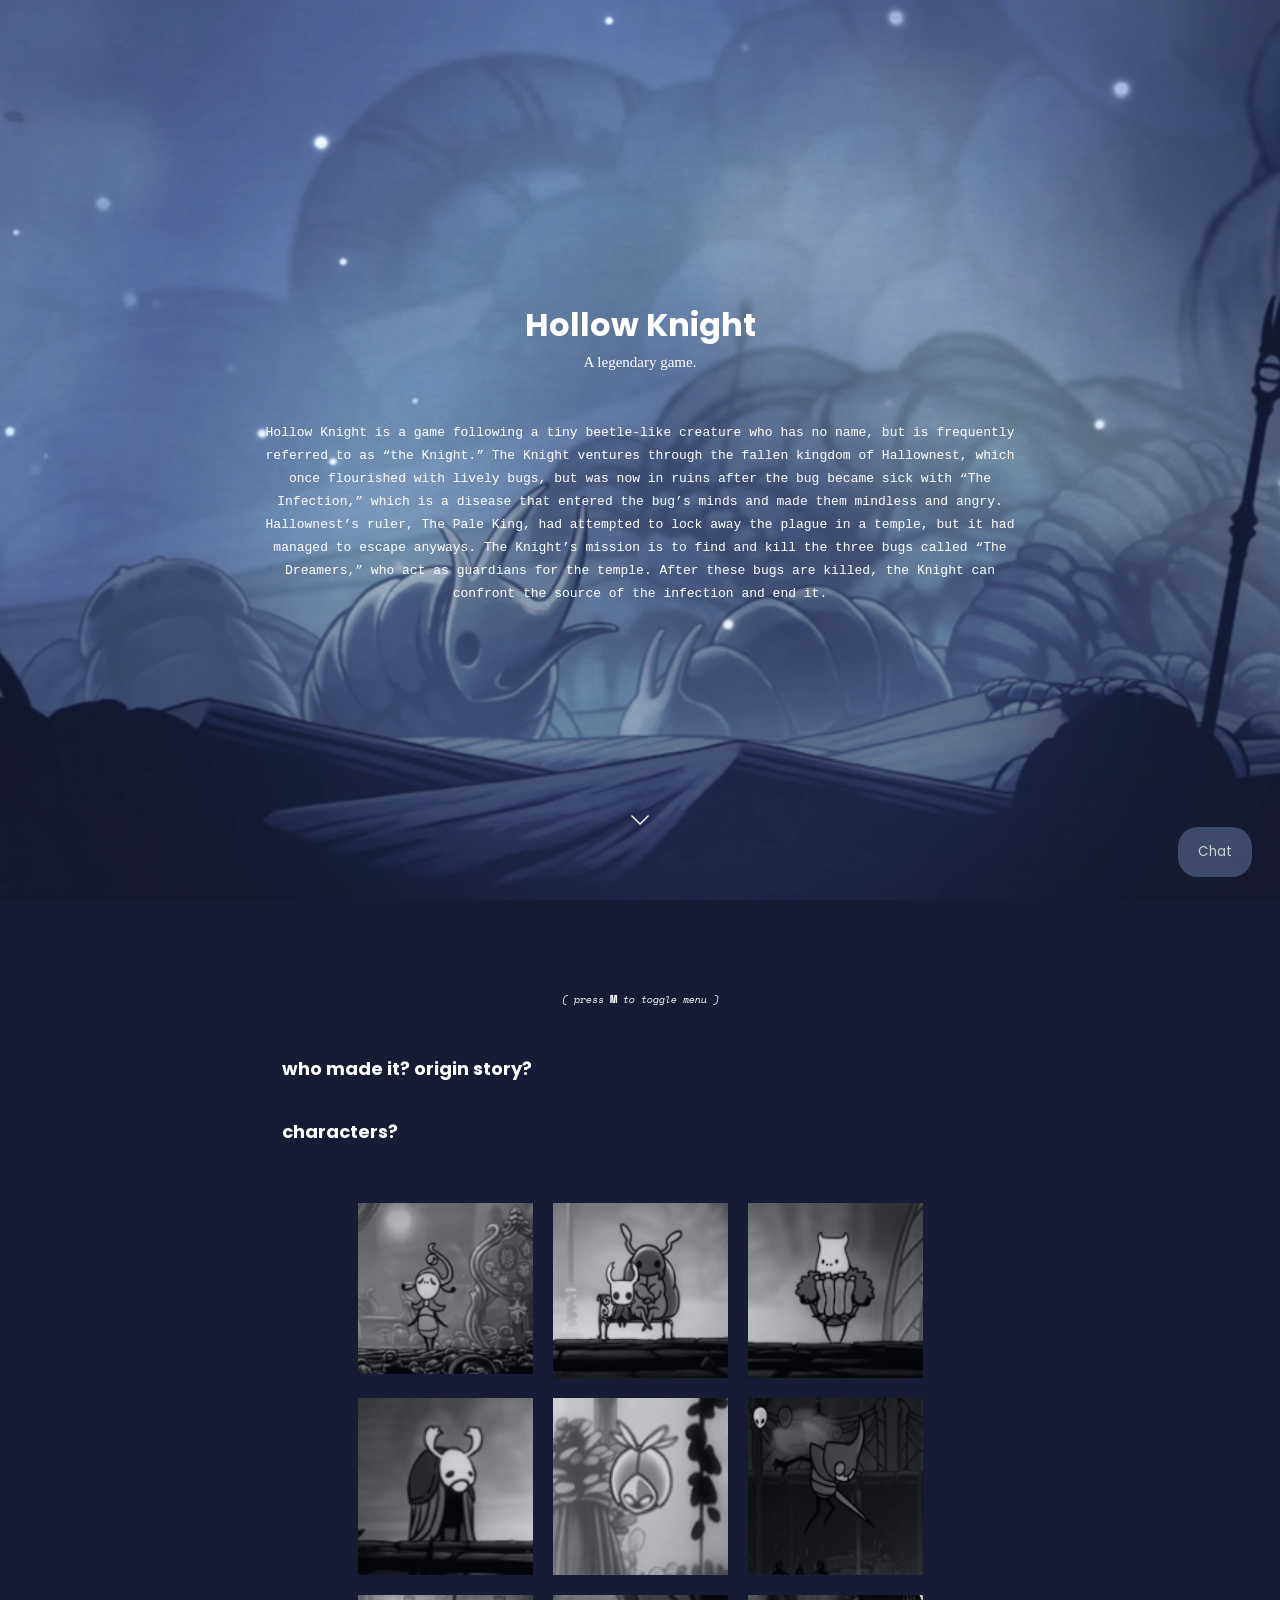
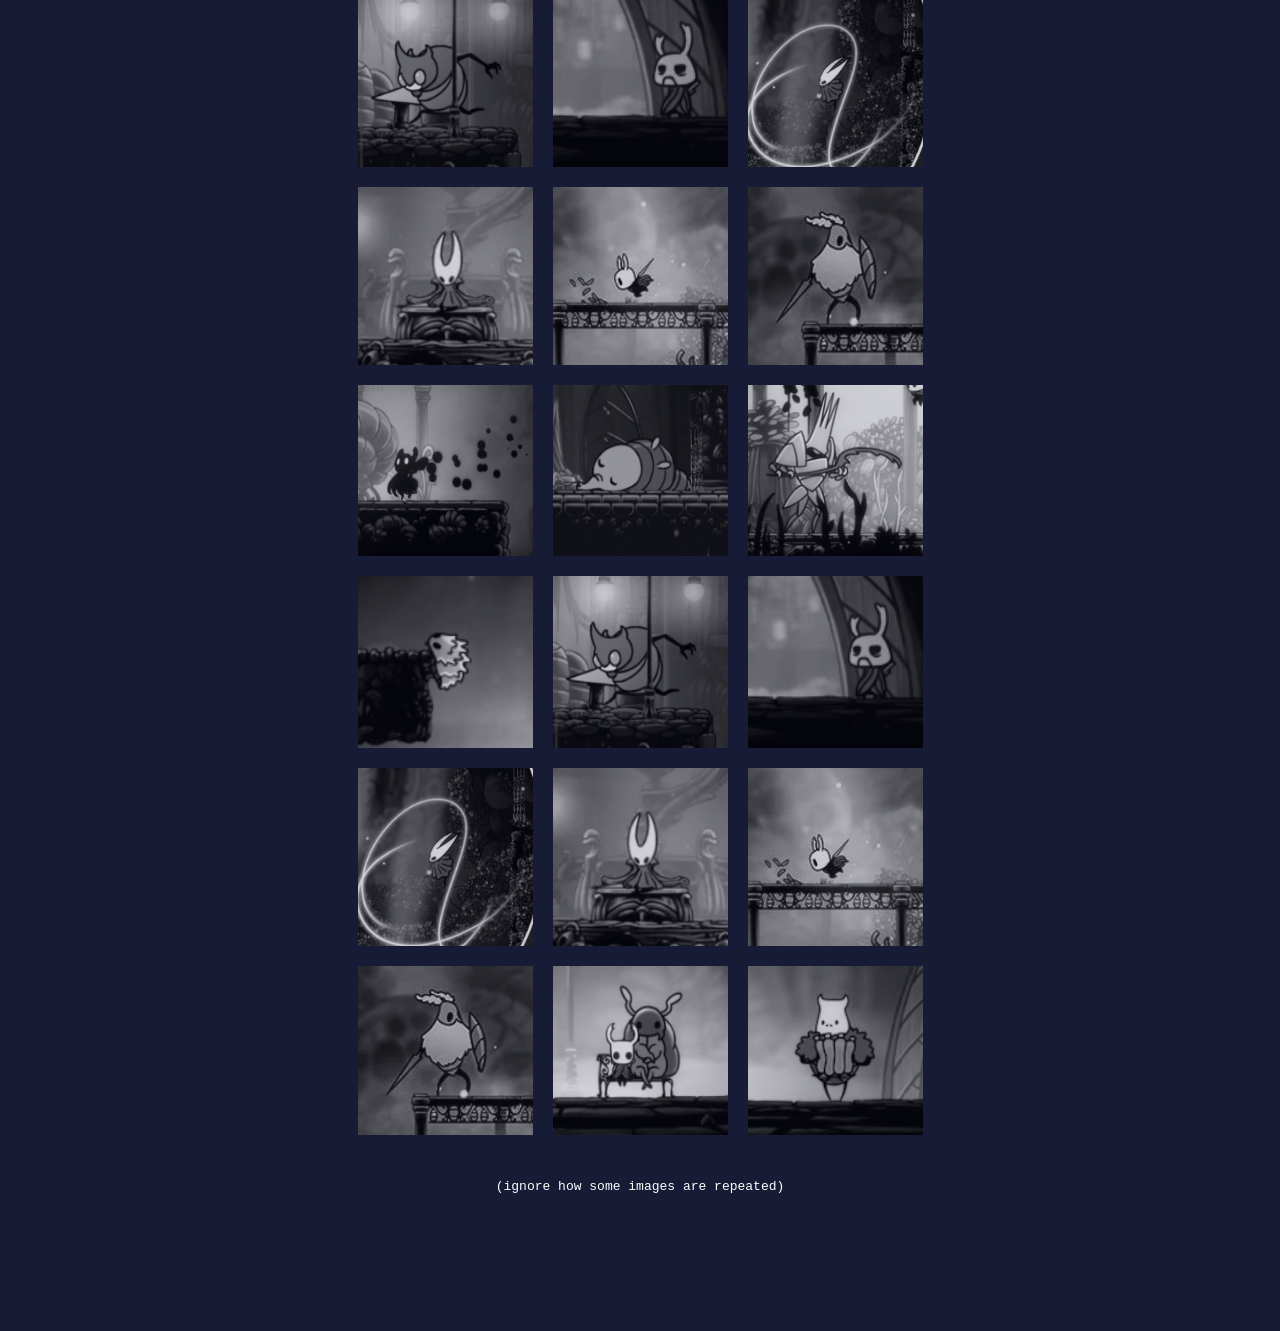
<file: index.html>
<!DOCTYPE html>
<html style="
    --text: white;
    --text-two: #d3e2f6;
    --content-bg: #171b35;

    --intro-bg: url(./image/picture1-11.png);
"> 
<html>
  <head>
    <title>Hollow Knight</title>
    <link rel="stylesheet" href="./styles.css">
    <link rel="stylesheet" href="./pages/nav-bar.css">
    <style>
      /* styles specific for the images at the bottom */
      .img-grid {
        margin-top: 30px;
        display: flex;
        flex-wrap: wrap;
        justify-content: center;
      }
      .img-grid img {
        width: 175px;
        padding: 10px;
        filter: grayscale(100%); 
        opacity: 0.8;
        transition: 0.2s;
      }
      .img-grid img:hover {
        transform: scale(1.23);
        opacity: 1;
        filter: grayscale(0%);
      }
    </style>
  </head>
  <body>
    <div class="sidebar-container">
      <img class="sidebar-tab" src="./image/down-arrow.png" alt="an arrow pointing down">
      <div class="sidebar">
        <a href="https://www.amazon.com/Collectible-Figurine-Dashboard-Ornament-Enthusiasts/dp/B0G4PYX14M/ref=sr_1_4?crid=39XJYCRXN0AR8&dib=eyJ2IjoiMSJ9.[base64].gTM-_yRxUqaTl7H5skZaS04bZxBdgSI-R4vNElIzinA&dib_tag=se&keywords=hollow%2Bknight&qid=1776353691&sprefix=hollow%2Bknight%2Caps%2C181&sr=8-4&th=1" rel="noreferrer noopener"><img class="border-top" src="./image/fancy-border-1.png" alt="top border"></a>
        <div class="links">
          <a href="./index.html"><span class="decoration">' * - .</span> Home <span class="decoration">. - * '</span></a>
          <a href="./pages/team-info.html"><span class="decoration">' * - .</span> Team Info <span class="decoration">. - * '</span></a>
          <a href="./pages/characters.html"><span class="decoration">' * - .</span> Characters <span class="decoration">. - * '</span></a>
          <a href="./pages/places.html"><span class="decoration">' * - .</span> Places <span class="decoration">. - * '</span></a>
          <a href="./pages/knight.html"><span class="decoration">' * - .</span> The Knight <span class="decoration">. - * '</span></a>
        </div>
        <img class="border-bottom" src="./image/fancy-border-1.png" alt="bottom border">
      </div>
    </div>

    <div class="bg-container"></div>
    
    <div class="intro">
      <h1 class="title">Hollow Knight</h1>
      <h6 class="subtitle">A legendary game.</h6>
      <p>Hollow Knight is a game following a tiny beetle-like creature who has no name, but is frequently referred to as “the Knight.” The Knight ventures through the fallen kingdom of Hallownest, which once flourished with lively bugs, but was now in ruins after the bug became sick with “The Infection,” which is a disease that entered the bug’s minds and made them mindless and angry. Hallownest’s ruler, The Pale King, had attempted to lock away the plague in a temple, but it had managed to escape anyways. The Knight’s mission is to find and kill the three bugs called “The Dreamers,” who act as guardians for the temple. After these bugs are killed, the Knight can confront the source of the infection and end it.
      </p>
      
      <img class="scroll-arrow" src="./image/down-arrow.png" alt="arrow pointing down" width="20px">
    </div>



    <div class="main">
      <em style="font-family: 'space mono'; display: block; font-weight: 100; text-align: center; position: relative; top: -30px; font-size: 10px;">( press <strong style="font-style: normal; font-size: 12px;">M</strong> to toggle menu )</em>

      <div class="section one">
        <h3 class="accordion"><span class="dash">/</span> who made it? origin story?</h6>
        <p class="panel">Hollow Knight was created by Team Cherry, a small Australian indie studio founded by Ari Gibson and William Pellen, originating from a 2013 "Ludum Dare" game jam theme, "Beneath the Surface". Originally conceived as a smaller game called Hungry Knight, the project grew into a sprawling 2D "Metroidvania" funded by a successful 2014 Kickstarter, officially launching in February 2017. This fascinating game tells the story of a ruined kingdom, Hallownest, plagued by a mental infection caused by an ancient god, the Radiance. To save his kingdom, the Pale King created Vessels—children born of Void and raised in the Abyss—to contain the plague. The chosen "Hollow Knight" failed to hold the infection due to an instilled emotional weakness, leading to the game's events. </p>
      </div>

      <div class="section two">
        <h3 class="accordion"><span class="dash">/</span> characters?</h6>
        <div class="panel"><p>Well, obviously, there’s the Knight. There’s also The Dreamers, Hornet, and numerous other creatures found in the game, such as the False Knight, the Mantis Lords, etc. Hornet is the protector of Hallownest and daughter of Herrah and the Pale King. She guides and challenges the Knight, seeking a better way to save the kingdom. Quirrel is a curious traveler associated with Monomon the Teacher. He assists the Knight in exploring Hallownest. Elderbug is the friendly, nostalgic first NPC in Dirtmouth who provides advice. Cornifer and Iselda are cartographers who map the dangerous areas, providing essential guidance. Zote the Mighty is a delusional, arrogant character who claims to be a great warrior but is weak and comedic. He's not very mighty.
        <strong><br>Aqui tenemos un list nice que summarizado todo de esto. </strong>
        <ul>
          <li>the knight</li>
          <li>the pale king</li>
          <li>the dreamers</li>
          <li>hornet</li>
          <li>the false knight</li>
          <li>the mantis lords</li>
          <li>herrah</li>
          <li>quirrel</li>
          <li>elderbug</li>
          <li>cornifer and iselda</li>
          <li>zote the mighty</li>
        </ul>  
        </p></div>
      </div>

      <div class="img-grid">
        <a href="https://www.youtube.com/watch?v=G1atkq4C1KU"><img src="./image/ascended.PNG" alt="ascended bug"></a>
        <img src="./image/bench.PNG" alt="two little bugs sitting on a bench">
        <img src="./image/chubby.PNG" alt="chubby bug">
        <img src="./image/elderbug.PNG" alt="old bug called elderbug">
        <img src="./image/floating-blob.PNG" alt="a floating robot like bug">
        <img src="./image/flying-grandpa.PNG" alt="an old grandpa bug thats angry and flying">
        <img src="./image/grandpa-attach.PNG" alt="an old grandpa bug attacking">
        <img src="./image/grumpy.PNG" alt="a very very grumpy bug">
        <img src="./image/hornet.PNG" alt="an ordinary image of hornet">
        <img src="./image/hornet-majestic.PNG" alt="an extraordinary image of hornet">
        <img src="./image/knight.PNG" alt="an image of the incredible knight">
        <img src="./image/mantis.PNG" alt="the valiant mantis lords">
        <img src="./image/shade.PNG" alt="image of the knight's shade">
        <img src="./image/sleepy.PNG" alt="sleepy bug">
        <img src="./image/spiky.PNG" alt="spiky mean ice bug">
        <img src="./image/white.PNG" alt="a white bug">
        <img src="./image/grandpa-attach.PNG" alt="an old grandpa bug attacking">
        <img src="./image/grumpy.PNG" alt="a very very grumpy bug">
        <img src="./image/hornet.PNG" alt="an ordinary image of hornet">
        <img src="./image/hornet-majestic.PNG" alt="an extraordinary image of hornet">
        <img src="./image/knight.PNG" alt="an image of the incredible knight">
        <img src="./image/mantis.PNG" alt="the valiant mantis lords">
        <img src="./image/bench.PNG" alt="two little bugs sitting on a bench">
        <img src="./image/chubby.PNG" alt="chubby bug">
      </div>
      <p style="text-align: center; margin-top: 30px;">(ignore how some images are repeated)</p>
    </div>

    <div class="form-popup">
      <button onclick="openForm()" class="open-button">Chat</button>
      <form class="form-container" id="myForm">
        <label for="msg"><b>Message</b></label>
        <textarea placeholder="Type here..." name="msg" required></textarea>
        
        <button type="submit">Send</button>
        <button type="button" onclick="closeForm()">Close</button>
      </form>
    </div>
    

    <script>
      document.addEventListener('keydown', (e) => {
        if (e.key === 'm') {
          document.querySelector('.sidebar').classList.toggle('open');
        }
      });

      function openForm() {
          document.getElementById("myForm").style.display = "flex";
      }

      function closeForm() {
          document.getElementById("myForm").style.display = "none";
      }
    </script>
    <script src="./script.js"></script>
  </body>
</html>
</file>
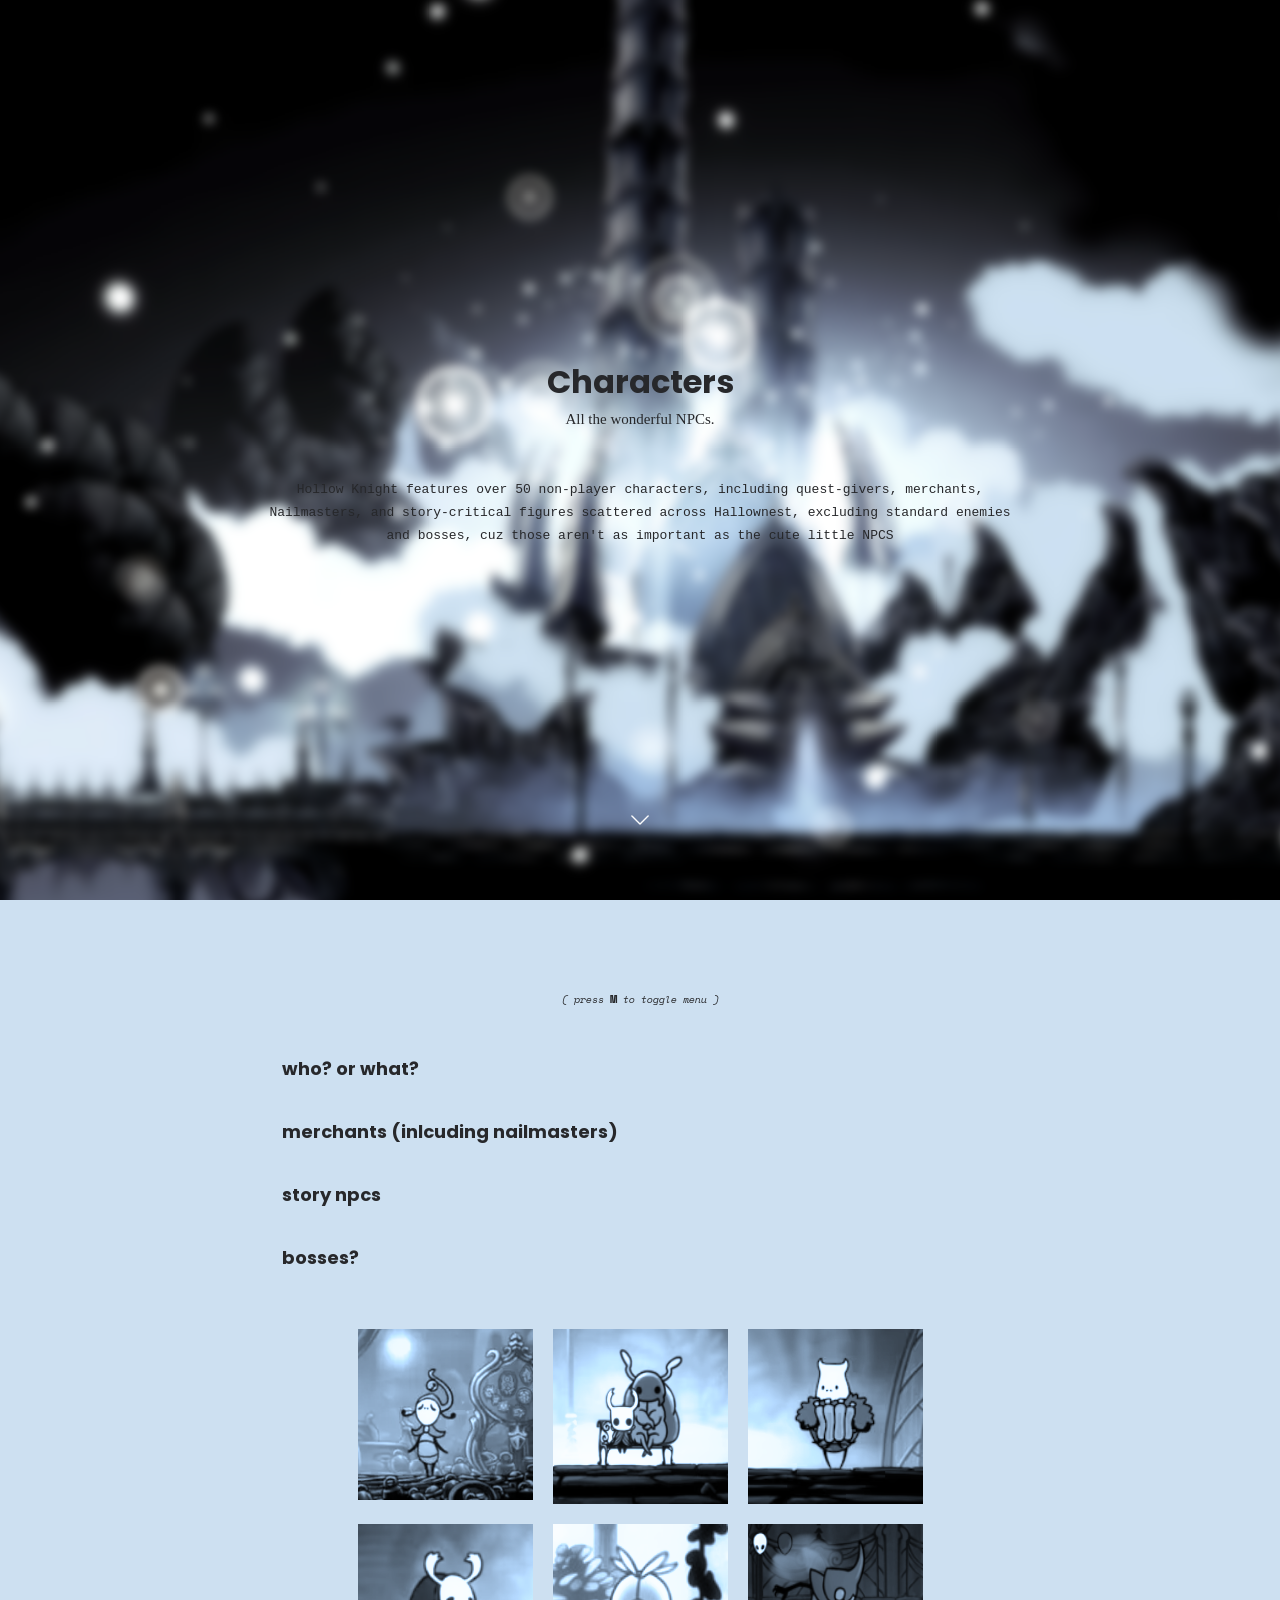
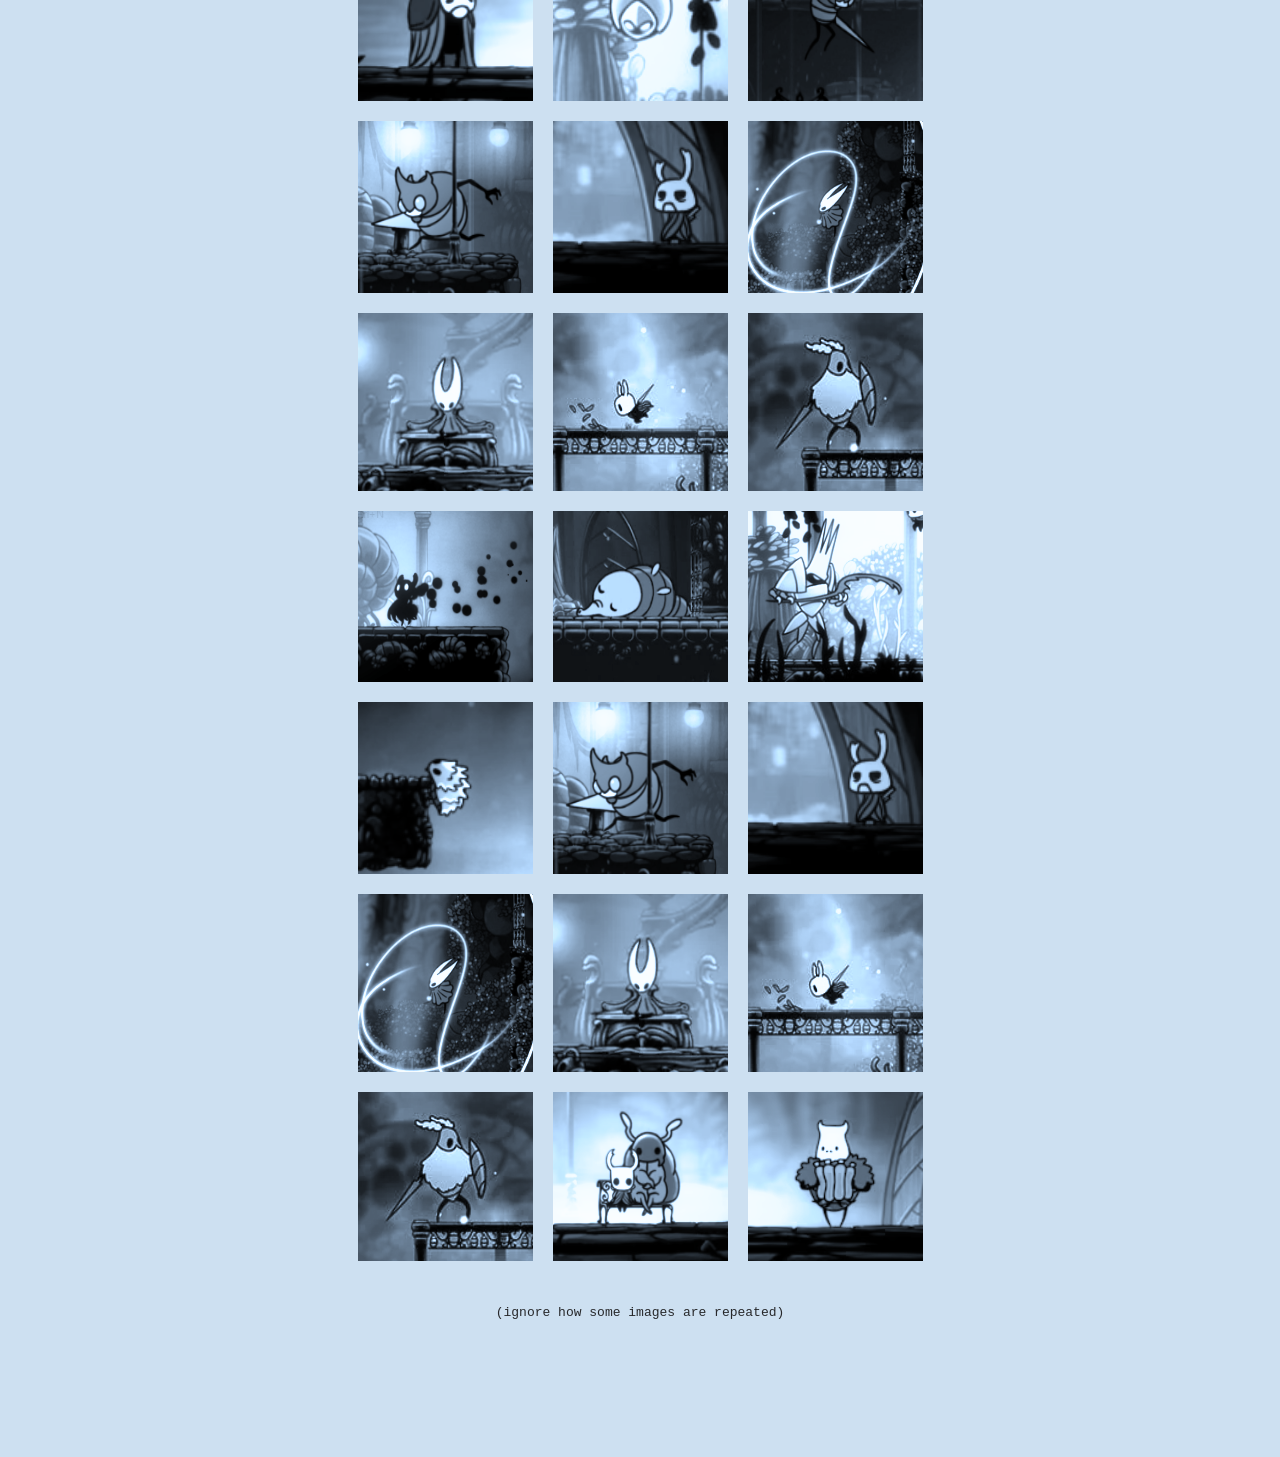
<file: pages/characters.html>
<!DOCTYPE html>
<html style="
    --text: #27282b;
    --text-two: #5a6786;
    --content-bg: #cde0f1;
    --intro-bg: url(../image/palace-grounds.webp);
">  
<head>
    <title>My CSF Home Page</title>
    <link rel="stylesheet" href="./nav-bar.css">
    <link rel="stylesheet" href="../styles.css">
    <style>
      /* styles specific for the images at the bottom */
      .img-grid {
        margin-top: 30px;
        display: flex;
        flex-wrap: wrap;
        justify-content: center;
      }
      .img-grid img {
        width: 175px;
        padding: 10px;
        filter: sepia(100%) hue-rotate(170deg); 
        transition: 0.2s;
      }
      .img-grid img:hover {
        transform: scale(1.23);
        filter: sepia(0%) hue-rotate(0deg);
      }
    </style>
  </head>
  <body>
    <div class="sidebar-container">
      <img class="sidebar-tab" src="../image/down-arrow.png">
      <div class="sidebar">
        <img class="border-top" src="../image/fancy-border-1.png">
        <div class="links">
          <a href="../index.html"><span class="decoration">' * - .</span> Home <span class="decoration">. - * '</span></a>
          <a href="../pages/team-info.html"><span class="decoration">' * - .</span> Team Info <span class="decoration">. - * '</span></a>
          <a href="../pages/characters.html"><span class="decoration">' * - .</span> Characters <span class="decoration">. - * '</span></a>
          <a href="../pages/places.html"><span class="decoration">' * - .</span> Places <span class="decoration">. - * '</span></a>
          <a href="../pages/knight.html"><span class="decoration">' * - .</span> The Knight <span class="decoration">. - * '</span></a>
        </div>
        <img class="border-bottom" src="../image/fancy-border-1.png">
      </div>
    </div>
    
    <div class="bg-container" style="filter: blur(5px); transform: scale(1.1);"></div>
    <div class="intro">
      <h1 class="title">Characters</h1>
      <h6 class="subtitle">All the wonderful NPCs.</h6>
      <p>Hollow Knight features over 50 non-player characters, including quest-givers, merchants, Nailmasters, and story-critical figures scattered across Hallownest, excluding standard enemies and bosses, cuz those aren't as important as the cute little NPCS</p>
    
      <img class="scroll-arrow" src="../image/down-arrow.png" width="20px">
    </div>

    <div class="main">
      <em style="font-family: 'space mono'; display: block; font-weight: 100; text-align: center; position: relative; top: -30px; font-size: 10px;">( press <strong style="font-style: normal; font-size: 12px;">M</strong> to toggle menu )</em>

      <div class="section one">
        <h3 class="accordion"><span class="dash">/</span> who? or what?</h3>
        <p class="panel">The inhabitants of Hallownest can be broadly organized into three primary roles—merchants, story-driven NPCs, and the legendary Nailmasters—though the lines between these categories often blur. While story NPCs like Hornet or Quirrel exist to deepen the lore and guide the player's journey, the merchants provide the essential charms and equipment needed for survival. Because the Nailmasters function as specialized vendors who "sell" powerful combat techniques in exchange for Geo, they are frequently grouped into the merchant category, effectively streamlining the game's diverse cast into two functional groups: those who provide narrative depth and those who provide the mechanical upgrades necessary to conquer the kingdom’s many threats.</p>
      </div>

      <div class="section two">
        <h3 class="accordion"><span class="dash">/</span> merchants (inlcuding nailmasters)</h6>
        <p class="panel">The trade and progression of Hallownest are sustained by a colorful cast of vendors and masters, ranging from the frantic shopkeeper Sly in Dirtmouth to specialized service providers like the map-vending Iselda and the charm-obsessed Salubra. While primary merchants like the fragile Leg Eater, the curious Relic Seeker Lemm, and the opulent Divine trade in physical goods and upgrades, others offer vital supernatural utilities, such as Confessor Jiji's shade retrieval or Tuk's supply of Rancid Eggs. Even the kingdom's ancient traditions fit this mercantile mold, with The Last Stag providing essential transport and the legendary Nailmasters—Mato, Oro, and Sheo—exchanging their combat wisdom for Geo. Whether they are selling a simple waypoint or a life-saving Nail Art, these NPCs bridge the gap between the game’s deep lore and the mechanical growth required to survive.</p>
      </div>
      
      <div class="section three">
        <h3 class="accordion"><span class="dash">/</span> story npcs</h3>
        <div class="panel"><p>In the melancholic world of Hollow Knight, these characters represent the diverse threads of Hallownest’s fading history, ranging from tragic figures to comic relief. At the heart of the narrative are The Dreamers and the lethal sentinel Hornet, who serve as the kingdom's ultimate guardians, while wandering scholars like the fan-favorite Quirrel and the mystic Seer provide the lore and tools necessary to uncover its secrets. The list features notable warriors on contrasting paths, such as the courageous, club-wielding Cloth and the hilariously self-important Zote the Mighty, alongside the arrogant Tiso, whose hubris leads to a grim end in the Colosseum. Completing this ranked assembly are the more poignant figures: the Grubfather, whose "reward" for rescuing his children remains one of the game's most unsettling reveals, and the Grey Mourner, who tasks players with the notoriously difficult Delicate Flower quest to find peace for her lost lover.</p>
        <ol>
          <li>hornet ofc</li>
          <li>the dreamers</li>
          <li>cornifer and iselda</li>
          <li>... and all the other npcs!!</li>
        </ol>
      </div> </div>
      <div class="section four">
        <h3 class="accordion"><span class="dash">/</span> bosses?</h3>
        <p class="panel">With a staggering roster of 47 bosses to encounter, the challenges of Hallownest range from simple territorial beasts to the literal gods of the dream world. At the peak of the difficulty curve stand legendary threats like Absolute Radiance, Nightmare King Grimm, and the Pure Vessel, all of whom demand near-perfect reflexes and mastery of the game’s combat rhythm. Beneath these titans are iconic mid-game tests of skill, such as the relentless Watcher Knights and the beautifully choreographed Sisters of Battle, which contrast sharply with more straightforward "starter" bosses like the False Knight or the Massive Moss Charger. Whether it’s the tragic, self-destructive fight against The Hollow Knight or the erratic, frustrating comedy of Grey Prince Zote, each encounter serves as a mechanical and narrative milestone that defines the player's journey through the ruined kingdom.</p>
      </div>

      <div class="img-grid">
        <a href="https://www.youtube.com/watch?v=G1atkq4C1KU"><img src="../image/ascended.PNG" alt="ascended bug"></a>
        <img src="../image/bench.PNG" alt="two little bugs sitting on a bench">
        <img src="../image/chubby.PNG" alt="chubby bug">
        <img src="../image/elderbug.PNG" alt="old bug called elderbug">
        <img src="../image/floating-blob.PNG" alt="a floating robot like bug">
        <img src="../image/flying-grandpa.PNG" alt="an old grandpa bug thats angry and flying">
        <img src="../image/grandpa-attach.PNG" alt="an old grandpa bug attacking">
        <img src="../image/grumpy.PNG" alt="a very very grumpy bug">
        <img src="../image/hornet.PNG" alt="an ordinary image of hornet">
        <img src="../image/hornet-majestic.PNG" alt="an extraordinary image of hornet">
        <img src="../image/knight.PNG" alt="an image of the incredible knight">
        <img src="../image/mantis.PNG" alt="the valiant mantis lords">
        <img src="../image/shade.PNG" alt="image of the knight's shade">
        <img src="../image/sleepy.PNG" alt="sleepy bug">
        <img src="../image/spiky.PNG" alt="spiky mean ice bug">
        <img src="../image/white.PNG" alt="a white bug">
        <img src="../image/grandpa-attach.PNG" alt="an old grandpa bug attacking">
        <img src="../image/grumpy.PNG" alt="a very very grumpy bug">
        <img src="../image/hornet.PNG" alt="an ordinary image of hornet">
        <img src="../image/hornet-majestic.PNG" alt="an extraordinary image of hornet">
        <img src="../image/knight.PNG" alt="an image of the incredible knight">
        <img src="../image/mantis.PNG" alt="the valiant mantis lords">
        <img src="../image/bench.PNG" alt="two little bugs sitting on a bench">
        <img src="../image/chubby.PNG" alt="chubby bug">
      </div>
      <p style="text-align: center; margin-top: 30px;">(ignore how some images are repeated)</p>
    </div>

    
    <script>
      document.addEventListener('keydown', (e) => {
        if (e.key === 'm') {
          document.querySelector('.sidebar').classList.toggle('open');
        }
      });
    </script>
    <script src="../script.js"></script>
  </body>
</html>
</file>
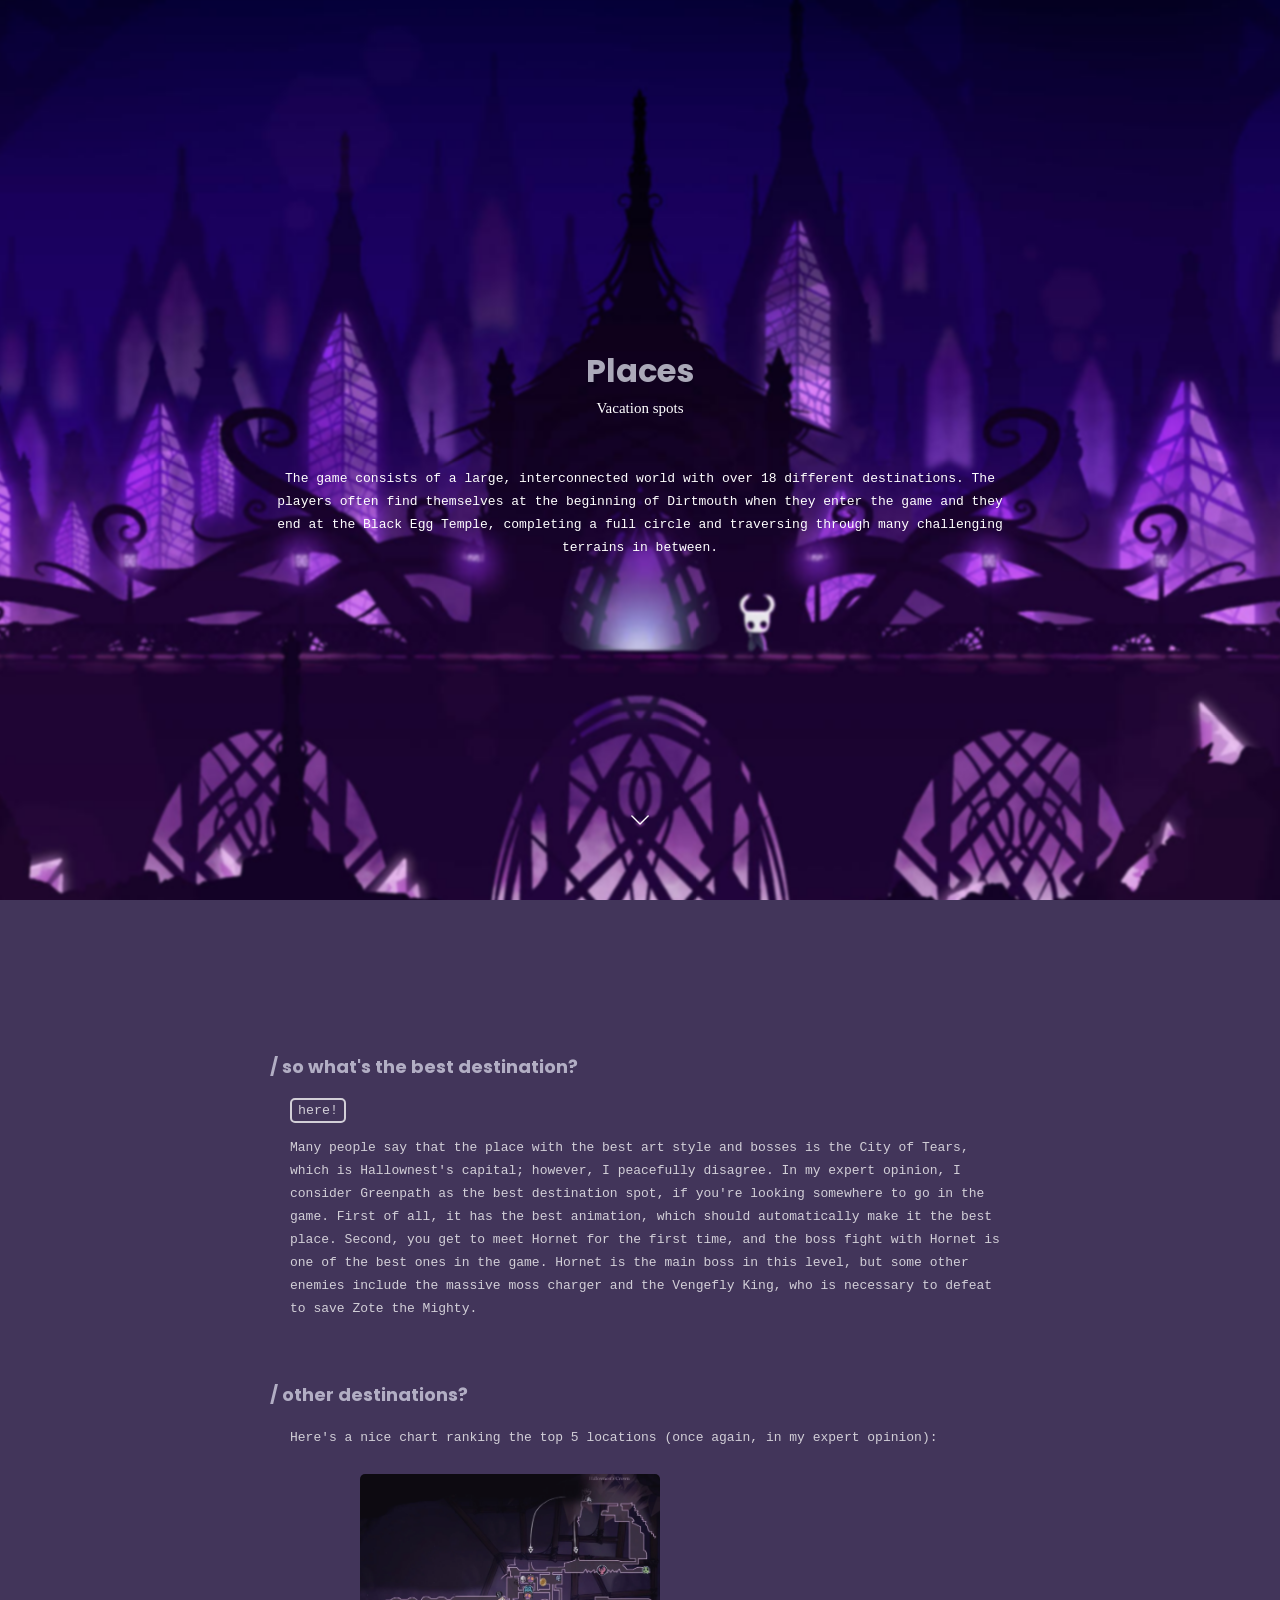
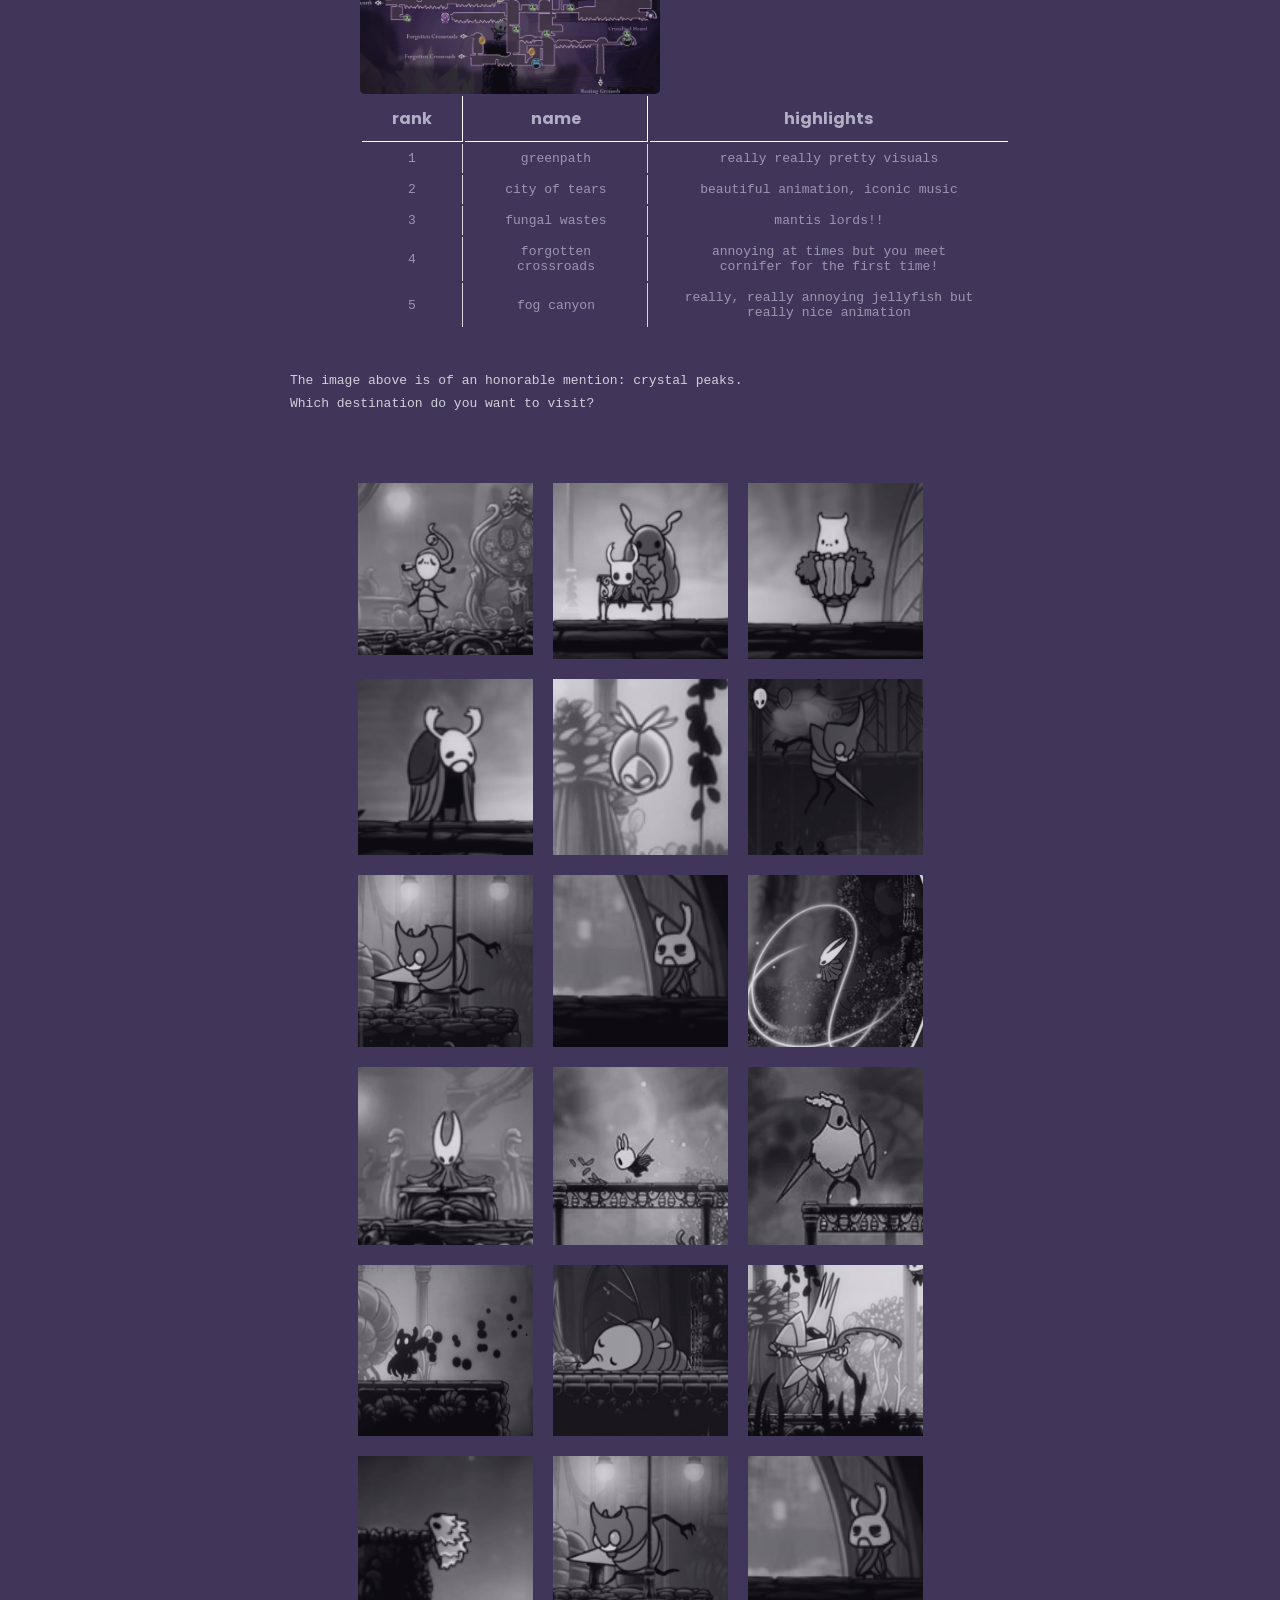
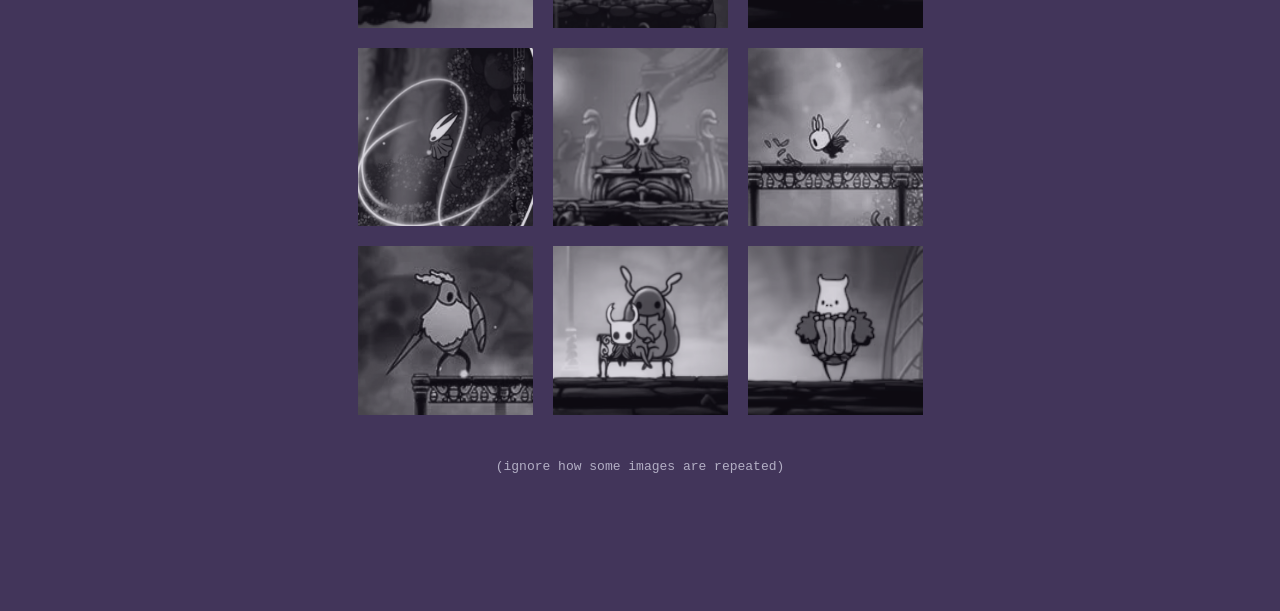
<file: pages/places.html>
<!DOCTYPE html>
<html style="
    --text: #d6d5e6c2;
    --text-two: #ffffffc2;
    --content-bg: #42355a;
    --intro-bg: url(../image/purple-knight-background.jpg);
"><head>
    <title>Places</title>
    <link rel="stylesheet" href="./nav-bar.css">
    <!-- <link rel="stylesheet" href="../styles.css"> -->
    <link rel="stylesheet" href="./non-js-styles.css">
    <style>
      /* styles specific for the images at the bottom */
      .img-grid {
        margin-top: 30px;
        display: flex;
        flex-wrap: wrap;
        justify-content: center;
      }
      .img-grid img {
        width: 175px;
        padding: 10px;
        filter: grayscale(100%); 
        opacity: 0.8;
        transition: 0.2s;
      }
      .img-grid img:hover {
        transform: scale(1.23);
        opacity: 1;
        filter: grayscale(0%);
      }
    </style>
  </head>
  <body>
    <div class="sidebar-container">
      <img class="sidebar-tab" src="../image/down-arrow.png">
      <div class="sidebar">
        <img class="border-top" src="../image/fancy-border-1.png">
        <div class="links">
          <a href="../index.html"><span class="decoration">' * - .</span> Home <span class="decoration">. - * '</span></a>
          <a href="../pages/team-info.html"><span class="decoration">' * - .</span> Team Info <span class="decoration">. - * '</span></a>
          <a href="../pages/characters.html"><span class="decoration">' * - .</span> Characters <span class="decoration">. - * '</span></a>
          <a href="../pages/places.html"><span class="decoration">' * - .</span> Places <span class="decoration">. - * '</span></a>
          <a href="../pages/knight.html"><span class="decoration">' * - .</span> The Knight <span class="decoration">. - * '</span></a>
        </div>
        <img class="border-bottom" src="../image/fancy-border-1.png">
      </div>
    </div>

    <div class="bg-container" style="filter: blur(1px); transform: scale(1.1);"></div>
    <div class="intro">
      <h1 class="title" style="color: #aba9b9;">Places</h1>
      <h6 class="subtitle" style="color: #fff;">Vacation spots</h6>
      <p style="color: #fff;">The game consists of a large, interconnected world with over 18 different destinations. The players often find themselves at the beginning of Dirtmouth when they enter the game and they end at the Black Egg Temple, completing a full circle and traversing through many challenging terrains in between.</p>
      <img class="scroll-arrow" src="../image/down-arrow.png" width="20px">
    </div>

    <div class="main">
      <div class="section one">
        <h3>/ so what's the best destination?</h3>
        <input type="button" onclick="alert('greenpath!')" value="here!"> 
        <p>Many people say that the place with the best art style and bosses is the City of Tears, which is Hallownest's capital; however, I peacefully disagree. In my expert opinion, I consider Greenpath as the best destination spot, if you're looking somewhere to go in the game. First of all, it has the best animation, which should automatically make it the best place. Second, you get to meet Hornet for the first time, and the boss fight with Hornet is one of the best ones in the game. Hornet is the main boss in this level, but some other enemies include the massive moss charger and the Vengefly King, who is necessary to defeat to save Zote the Mighty.</p>
      </div>
      <div class="section two">
        <h3>/ other destinations?</h3>
        <p>Here's a nice chart ranking the top 5 locations (once again, in my expert opinion):</p>
        <div class="container">
          <img src="../image/crystal-peaks-map.PNG" alt="a map of crystal peaks" style="width: 300px; opacity: 0.8">
          <table>
            <tr>
              <th class="rr">rank</th>
              <th class="nr">name</th>
              <th>highlights</th>
            </tr>
            <tr>
              <td class="rr">1</td>
              <td class="nr">greenpath</td>
              <td>really really pretty visuals</td>
            </tr>
            <tr>
              <td class="rr">2</td>
              <td class="nr">city of tears</td>
              <td>beautiful animation, iconic music</td>
            </tr>
            <tr>
              <td class="rr">3</td>
              <td class="nr">fungal wastes</td>
              <td>mantis lords!!</td>
            </tr>
            <tr>
              <td class="rr">4</td>
              <td class="nr">forgotten crossroads</td>
              <td>annoying at times but you meet cornifer for the first time!</td>
            </tr>
            <tr>
              <td class="rr">5</td>
              <td class="nr">fog canyon</td>
              <td>really, really annoying jellyfish but really nice animation</td>
            </tr>
          </table>
        </div>
        <p class="question">The image above is of an honorable mention: crystal peaks. <br>Which destination do you want to visit?</p>
      </div>
        <div class="img-grid">
          <a href="https://www.youtube.com/watch?v=G1atkq4C1KU"><img src="../image/ascended.PNG" alt="ascended bug"></a>
          <img src="../image/bench.PNG" alt="two little bugs sitting on a bench">
          <img src="../image/chubby.PNG" alt="chubby bug">
          <img src="../image/elderbug.PNG" alt="old bug called elderbug">
          <img src="../image/floating-blob.PNG" alt="a floating robot like bug">
          <img src="../image/flying-grandpa.PNG" alt="an old grandpa bug thats angry and flying">
          <img src="../image/grandpa-attach.PNG" alt="an old grandpa bug attacking">
          <img src="../image/grumpy.PNG" alt="a very very grumpy bug">
          <img src="../image/hornet.PNG" alt="an ordinary image of hornet">
          <img src="../image/hornet-majestic.PNG" alt="an extraordinary image of hornet">
          <img src="../image/knight.PNG" alt="an image of the incredible knight">
          <img src="../image/mantis.PNG" alt="the valiant mantis lords">
          <img src="../image/shade.PNG" alt="image of the knight's shade">
          <img src="../image/sleepy.PNG" alt="sleepy bug">
          <img src="../image/spiky.PNG" alt="spiky mean ice bug">
          <img src="../image/white.PNG" alt="a white bug">
          <img src="../image/grandpa-attach.PNG" alt="an old grandpa bug attacking">
          <img src="../image/grumpy.PNG" alt="a very very grumpy bug">
          <img src="../image/hornet.PNG" alt="an ordinary image of hornet">
          <img src="../image/hornet-majestic.PNG" alt="an extraordinary image of hornet">
          <img src="../image/knight.PNG" alt="an image of the incredible knight">
          <img src="../image/mantis.PNG" alt="the valiant mantis lords">
          <img src="../image/bench.PNG" alt="two little bugs sitting on a bench">
          <img src="../image/chubby.PNG" alt="chubby bug">
        </div>
        <p style="text-align: center; margin-top: 30px;">(ignore how some images are repeated)</p>
      </div>
    </div>

    <script>
      document.addEventListener('keydown', (e) => {
        if (e.key === 'm') {
          document.querySelector('.sidebar').classList.toggle('open');
        }
      });
    </script>
  </body>
</html>
</file>
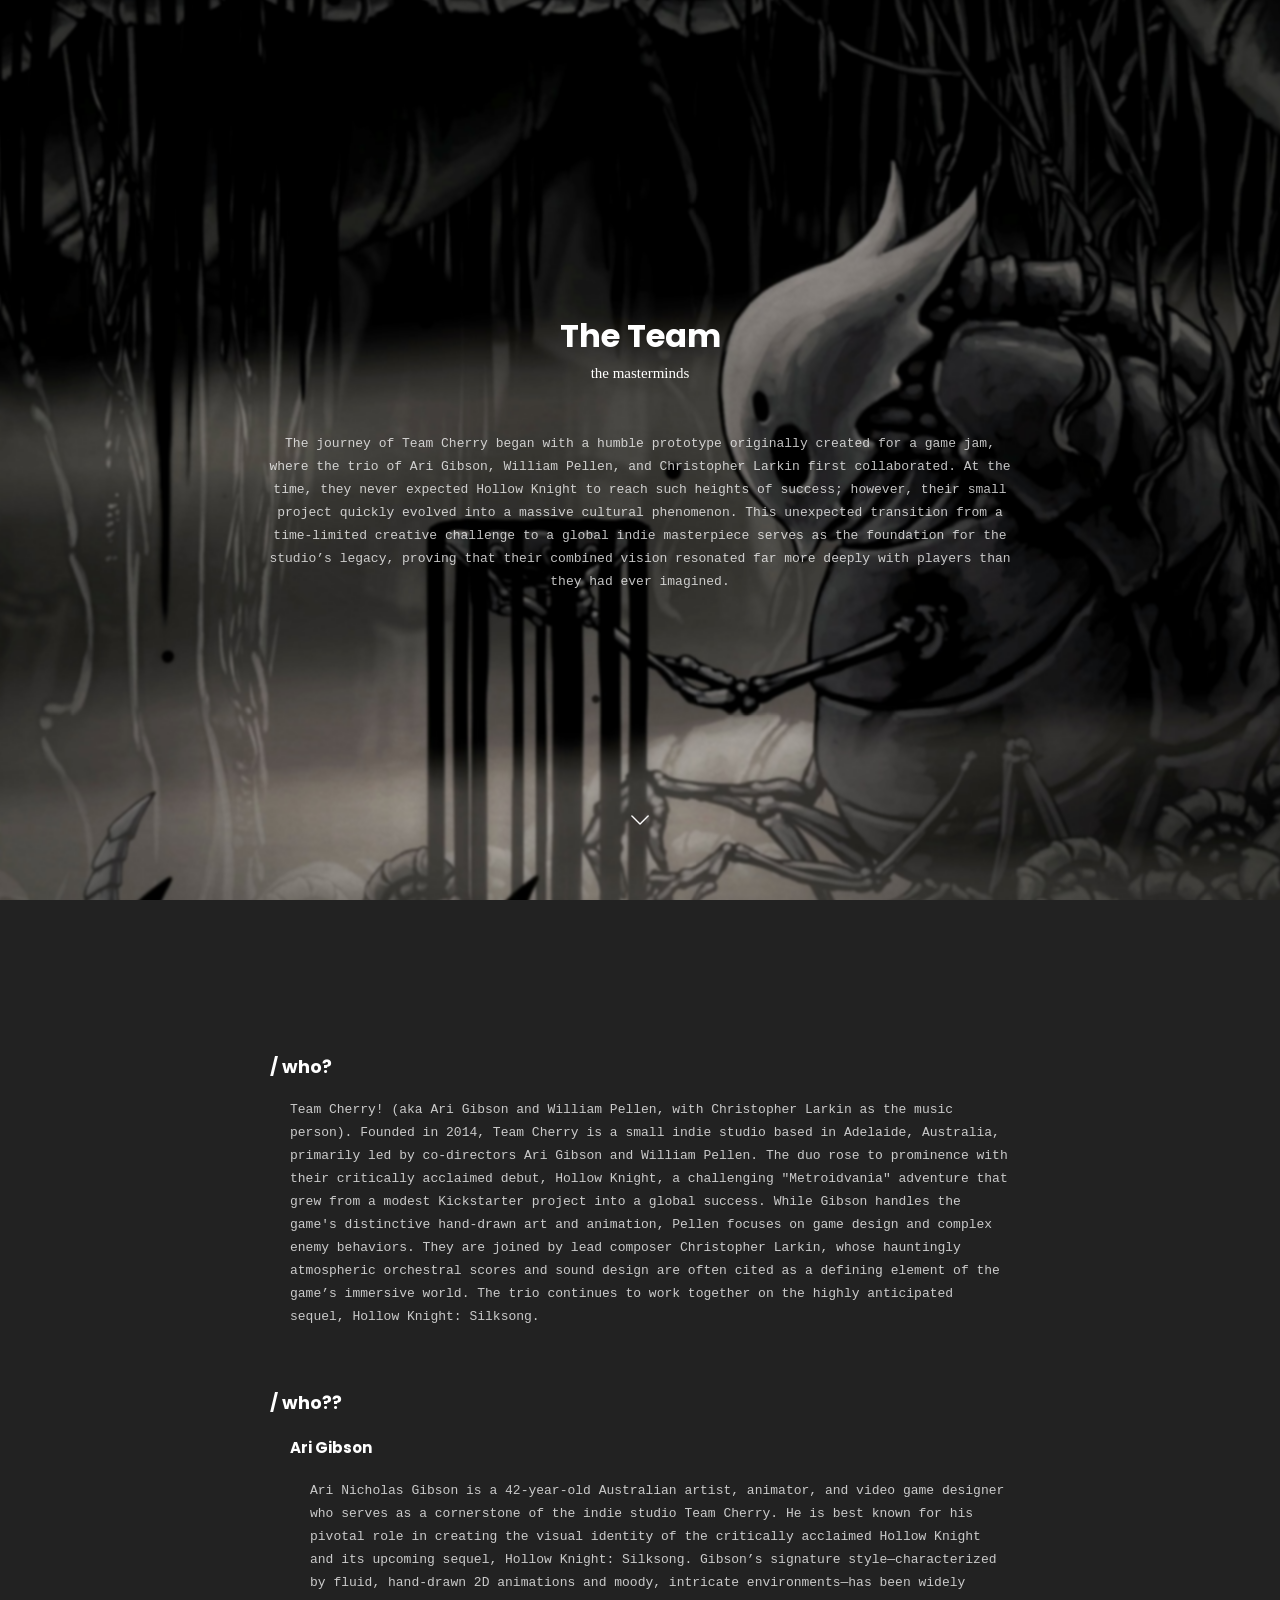
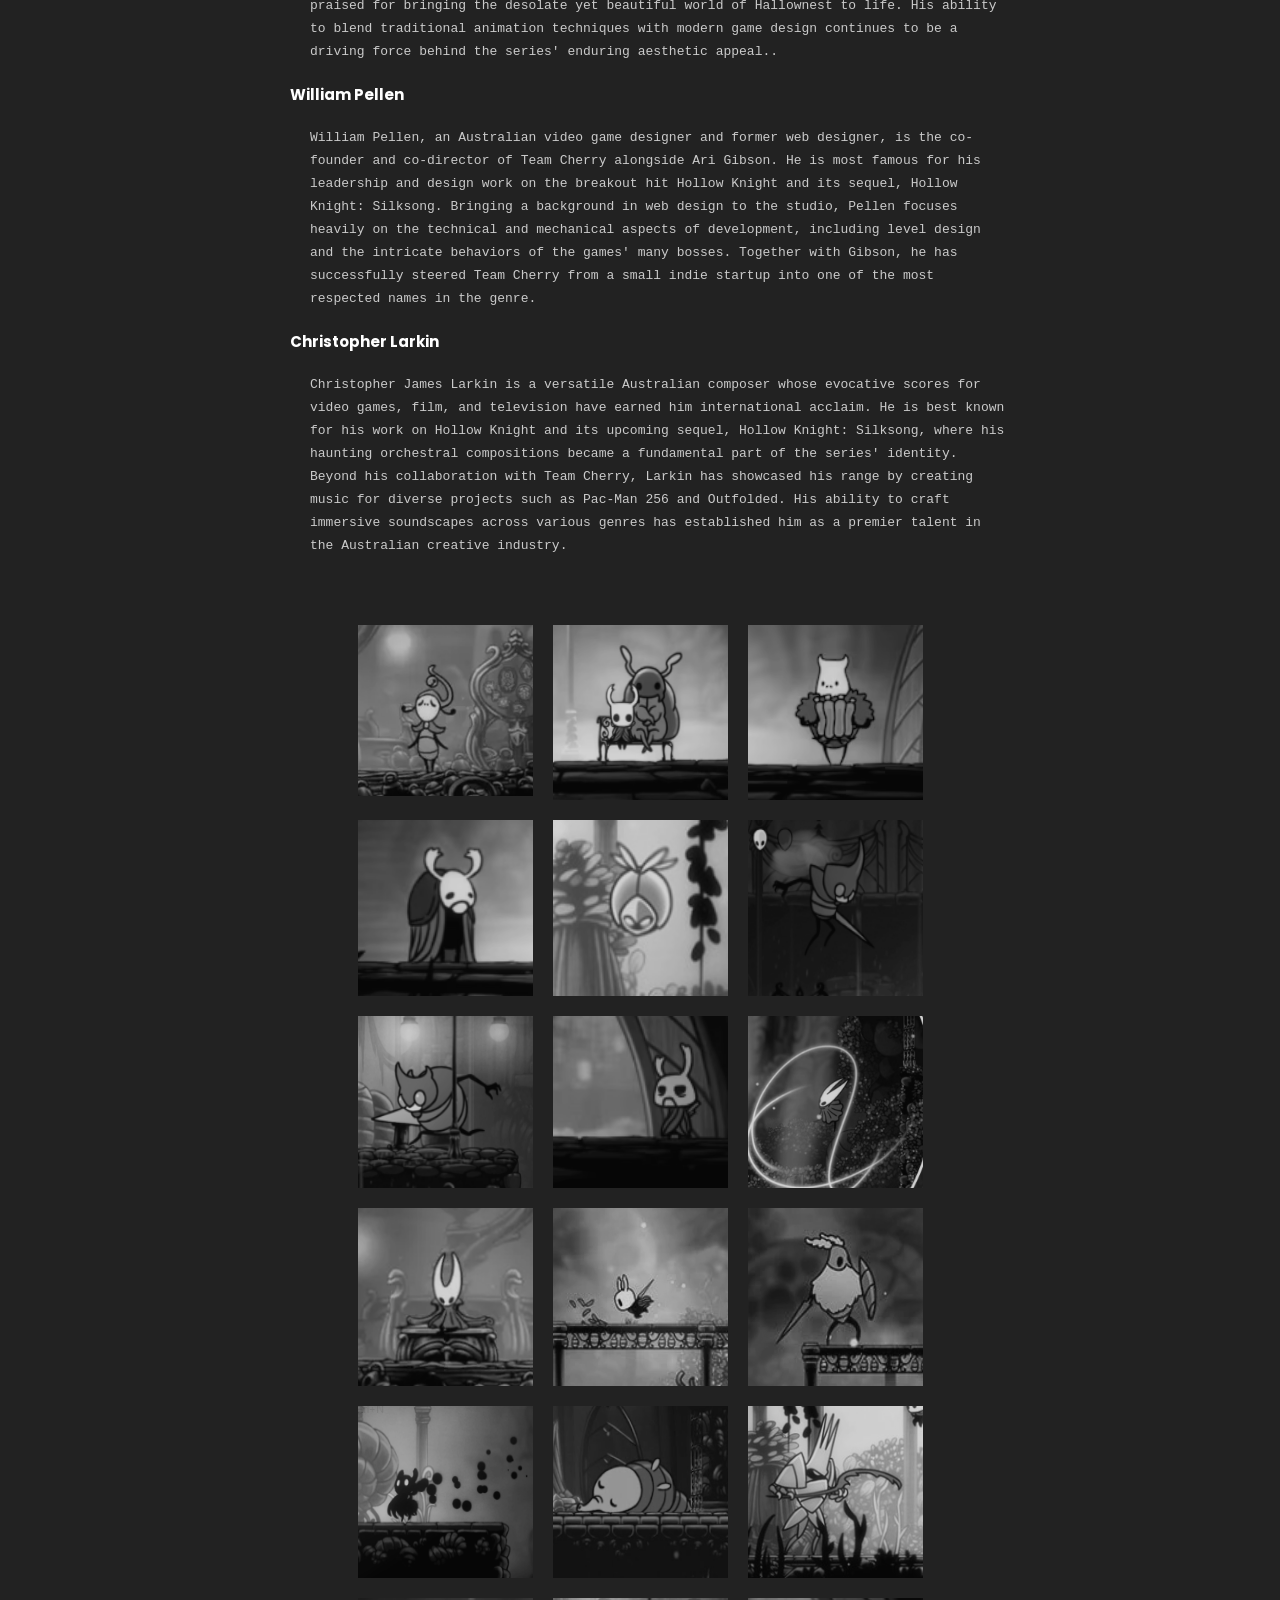
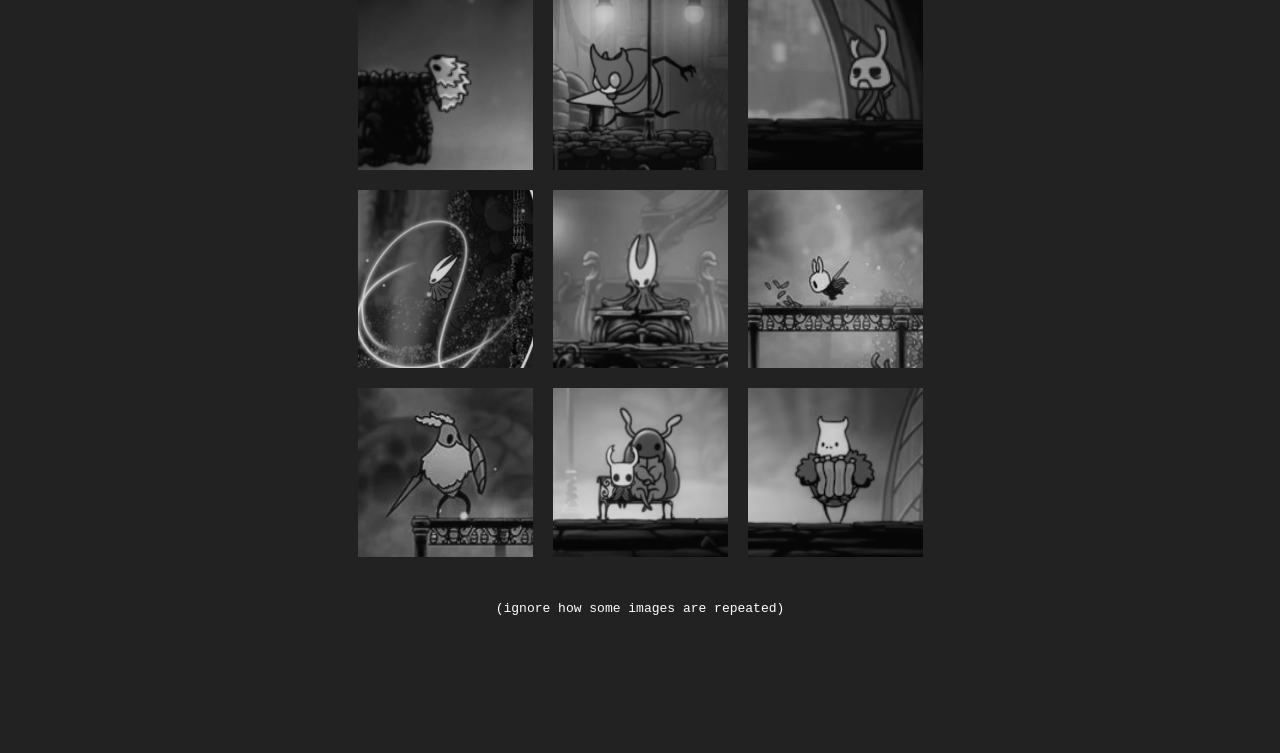
<file: pages/team-info.html>
<!DOCTYPE html>
<html style="
    --text: white;
    --text-two: #ffffffc2;
    --content-bg: #222222;
    --intro-bg: url(../image/gloomy-wallpaper.jpg);
"><head>
    <title>Places</title>
    <link rel="stylesheet" href="./nav-bar.css">
    <!-- <link rel="stylesheet" href="../styles.css"> -->
    <link rel="stylesheet" href="./non-js-styles.css">
    <style>
      /* styles specific for the images at the bottom */
      .img-grid {
        margin-top: 30px;
        display: flex;
        flex-wrap: wrap;
        justify-content: center;
      }
      .img-grid img {
        width: 175px;
        padding: 10px;
        filter: grayscale(100%); 
        opacity: 0.8;
        transition: 0.2s;
      }
      .img-grid img:hover {
        transform: scale(1.23);
        opacity: 1;
        filter: grayscale(0%);
      }
    </style>
  </head>
  <body>
    <div class="sidebar-container">
      <img class="sidebar-tab" src="../image/down-arrow.png">
      <div class="sidebar">
        <img class="border-top" src="../image/fancy-border-1.png">
        <div class="links">
          <a href="../index.html"><span class="decoration">' * - .</span> Home <span class="decoration">. - * '</span></a>
          <a href="../pages/team-info.html"><span class="decoration">' * - .</span> Team Info <span class="decoration">. - * '</span></a>
          <a href="../pages/characters.html"><span class="decoration">' * - .</span> Characters <span class="decoration">. - * '</span></a>
          <a href="../pages/places.html"><span class="decoration">' * - .</span> Places <span class="decoration">. - * '</span></a>
          <a href="../pages/knight.html"><span class="decoration">' * - .</span> The Knight <span class="decoration">. - * '</span></a>
        </div>
        <img class="border-bottom" src="../image/fancy-border-1.png">
      </div>
    </div>

    <div class="bg-container" style="filter: blur(1px); transform: scale(1.1);"></div>
    <div class="intro">
      <h1 class="title">The Team</h1>
      <h6 class="subtitle">the masterminds</h6>
      <p>The journey of Team Cherry began with a humble prototype originally created for a game jam, where the trio of Ari Gibson, William Pellen, and Christopher Larkin first collaborated. At the time, they never expected Hollow Knight to reach such heights of success; however, their small project quickly evolved into a massive cultural phenomenon. This unexpected transition from a time-limited creative challenge to a global indie masterpiece serves as the foundation for the studio’s legacy, proving that their combined vision resonated far more deeply with players than they had ever imagined.
      </p>
      <img class="scroll-arrow" src="../image/down-arrow.png" width="20px">
    </div>

    <div class="main">
      <div class="section one">
        <h3>/ who?</h3>   
        <p>Team Cherry! (aka Ari Gibson and William Pellen, with Christopher Larkin as the music person). Founded in 2014, Team Cherry is a small indie studio based in Adelaide, Australia, primarily led by co-directors Ari Gibson and William Pellen. The duo rose to prominence with their critically acclaimed debut, Hollow Knight, a challenging "Metroidvania" adventure that grew from a modest Kickstarter project into a global success. While Gibson handles the game's distinctive hand-drawn art and animation, Pellen focuses on game design and complex enemy behaviors. They are joined by lead composer Christopher Larkin, whose hauntingly atmospheric orchestral scores and sound design are often cited as a defining element of the game’s immersive world. The trio continues to work together on the highly anticipated sequel, Hollow Knight: Silksong.</p> 
      </div>
      <div class="section two">
        <h3>/ who??</h3>
        <div class="subsection">
          <h4>Ari Gibson</h4> 
          <p>Ari Nicholas Gibson is a 42-year-old Australian artist, animator, and video game designer who serves as a cornerstone of the indie studio Team Cherry. He is best known for his pivotal role in creating the visual identity of the critically acclaimed Hollow Knight and its upcoming sequel, Hollow Knight: Silksong. Gibson’s signature style—characterized by fluid, hand-drawn 2D animations and moody, intricate environments—has been widely praised for bringing the desolate yet beautiful world of Hallownest to life. His ability to blend traditional animation techniques with modern game design continues to be a driving force behind the series' enduring aesthetic appeal..</p>
        </div>

        <div class="subsection">
          <h4>William Pellen</h4>
          <p>William Pellen, an Australian video game designer and former web designer, is the co-founder and co-director of Team Cherry alongside Ari Gibson. He is most famous for his leadership and design work on the breakout hit Hollow Knight and its sequel, Hollow Knight: Silksong. Bringing a background in web design to the studio, Pellen focuses heavily on the technical and mechanical aspects of development, including level design and the intricate behaviors of the games' many bosses. Together with Gibson, he has successfully steered Team Cherry from a small indie startup into one of the most respected names in the genre.</p>
        </div>

        <div class="subsection">
          <h4>Christopher Larkin</h4>
          <p>Christopher James Larkin is a versatile Australian composer whose evocative scores for video games, film, and television have earned him international acclaim. He is best known for his work on Hollow Knight and its upcoming sequel, Hollow Knight: Silksong, where his haunting orchestral compositions became a fundamental part of the series' identity. Beyond his collaboration with Team Cherry, Larkin has showcased his range by creating music for diverse projects such as Pac-Man 256 and Outfolded. His ability to craft immersive soundscapes across various genres has established him as a premier talent in the Australian creative industry.</p>
        </div>
      </div>

<div class="img-grid">
          <a href="https://www.youtube.com/watch?v=G1atkq4C1KU"><img src="../image/ascended.PNG" alt="ascended bug"></a>
          <img src="../image/bench.PNG" alt="two little bugs sitting on a bench">
          <img src="../image/chubby.PNG" alt="chubby bug">
          <img src="../image/elderbug.PNG" alt="old bug called elderbug">
          <img src="../image/floating-blob.PNG" alt="a floating robot like bug">
          <img src="../image/flying-grandpa.PNG" alt="an old grandpa bug thats angry and flying">
          <img src="../image/grandpa-attach.PNG" alt="an old grandpa bug attacking">
          <img src="../image/grumpy.PNG" alt="a very very grumpy bug">
          <img src="../image/hornet.PNG" alt="an ordinary image of hornet">
          <img src="../image/hornet-majestic.PNG" alt="an extraordinary image of hornet">
          <img src="../image/knight.PNG" alt="an image of the incredible knight">
          <img src="../image/mantis.PNG" alt="the valiant mantis lords">
          <img src="../image/shade.PNG" alt="image of the knight's shade">
          <img src="../image/sleepy.PNG" alt="sleepy bug">
          <img src="../image/spiky.PNG" alt="spiky mean ice bug">
          <img src="../image/white.PNG" alt="a white bug">
          <img src="../image/grandpa-attach.PNG" alt="an old grandpa bug attacking">
          <img src="../image/grumpy.PNG" alt="a very very grumpy bug">
          <img src="../image/hornet.PNG" alt="an ordinary image of hornet">
          <img src="../image/hornet-majestic.PNG" alt="an extraordinary image of hornet">
          <img src="../image/knight.PNG" alt="an image of the incredible knight">
          <img src="../image/mantis.PNG" alt="the valiant mantis lords">
          <img src="../image/bench.PNG" alt="two little bugs sitting on a bench">
          <img src="../image/chubby.PNG" alt="chubby bug">
        </div>
        <p style="text-align: center; margin-top: 30px;">(ignore how some images are repeated)</p>
      </div>
    </div>

    <script>
      document.addEventListener('keydown', (e) => {
        if (e.key === 'm') {
          document.querySelector('.sidebar').classList.toggle('open');
        }
      });
    </script>
  </body>
</html>
</file>
<file: styles.css>
@import url('https://fonts.googleapis.com/css?family=Poppins');
@import url("https://fonts.googleapis.com/css?family=Space Mono"); 
@import url('https://fonts.cdnfonts.com/css/allura');

/* base styles */
body {
    margin: 0 auto;
    padding: 0;
    /* background-color: rgb(44, 44, 44);
    color: white; */
}   

/* intro styles */
.title, 
.subtitle,
.intro p {
    text-align: center;
    color: var(--text);
    margin: 0 0;
    padding: 0 0;
}
.intro p {
    width: 750px;
    margin-top: 50px;
}
p, ul, ol {
    font-family: monospace;
    line-height: 23px;
}
.title {
    margin: 5px;
    font-family: "poppins";
}
.subtitle {
    font-family: "allura";
    font-size: 15px;
    font-weight: 200;
}
.intro {
    position: fixed;
    height: 100vh;
    top: 0;
    left: 0;
    width: 100%;

    display: flex;
    flex-direction: column;
    align-items: center;
    justify-content: center;

    z-index: 1;
} 
.bg-container {
    height: 100vh;
    background-image: var(--intro-bg);
    background-size: cover;
    background-position: center;
    position: fixed;
    width: 100%;
    top: 0;
    z-index: -1;
}
.scroll-arrow {
    position: absolute;
    bottom: 70px;   
    left: 50%;
    transform: translateX(-50%); 
    filter: invert(1);
    transition: 0.5s;
}
.scroll-arrow:hover {
    bottom: 65px;
}


/* main section styles */
.main {
    position: relative;
    z-index: 1;
    margin-top: 100vh;

    background-color: var(--content-bg);
    color: var(--text);
    padding: 120px 30vh;
}
.section .accordion {
    font-family: 'Poppins';
    font-size: 18px;
    cursor: pointer;
    transition: transform 0.3s ease;
}
.section .panel {
    color: var(--text-two);

    max-height: 0;
    overflow: hidden;
    transition: max-height 0.3s ease-out, padding 0.3s ease;
    opacity: 0;
}
.section .dash {
    display: inline-block; 
    opacity: 0;
    transform: translateX(-15px);
    transition: opacity 0.3s ease, transform 0.3s ease;
}
.section.active .panel {
    max-height: 2000px;
    opacity: 1;
    padding-left: 40px;
}
.section.active .dash {
    opacity: 1;
    transform: translateX(0);
}
.section.active .accordion {
    transform: translateX(7px);
}


/* form styles */
/* button for opening the chat */
.open-button {
    position: fixed;
    right: 28px;
    bottom: 23px;
    padding: 15px 20px;
    border-radius: 20px;
    font-family: "poppins";
    box-sizing: border-box;
    background-color: #48577b;
    color: white;
    border: none;
    cursor: pointer;
    opacity: 0.8;
    z-index: 10;
    bottom: 23px;
    transition: 0.3s ease;
}
.open-button:hover {opacity: 1;}
/* the popup */
.form-container {
    position: fixed;
    right: 28px;
    width: 300px;
    bottom: 23px;
    display: none;
    right: 15px;
    border: 3px solid #f1f1f1;
    z-index: 11;
    padding: 20px 10px 10px;
    background-color: white;
    flex-direction: column;
    gap: 10px;
}
.form-container button,
.form-container textarea {
    background-color: #dcdcdc;
    border: none;
    height: 50px;
}
.form-container textarea {
    line-height: 17px;
    padding: 10px;
    font-family: monospace;
    height: 100px;
}
.form-container label {
    font-family: "poppins";
    font-weight: 100;
}
.form-container button {
    opacity: 0.8;
    transition: 0.3s ease;
}
.form-container button:hover {
    opacity: 1;
}
</file>
<file: pages/nav-bar.css>
@import url('https://fonts.googleapis.com/css?family=Poppins');
@import url("https://fonts.googleapis.com/css?family=Space Mono"); 

/* :root {
    
} */


.sidebar-container {
    position: fixed;
    top: 0;
    left: 0;
    height: 100vh;
    z-index: 5;
}
.sidebar {
    opacity: 0;
    position: absolute;
    top: 0vh;
    width: 100vw;
    height: 100vh;
    background-color: #000000a8;
    backdrop-filter: blur(5px);
    display: flex;
    flex-direction: column;
    justify-content: center;
    gap: 50px;
    align-items: center;
    transition: 0.3s;
    z-index: -10;
    pointer-events: none;
}
.sidebar .border-top,
.sidebar .border-bottom {
    width: 300px;
    filter: brightness(2);
}
.sidebar .border-bottom {
    transform: rotate(180deg);
}
.sidebar .links {
    display: flex;
    flex-direction: column;
    align-items: center;
    justify-content: center;
    gap: 20px;
    font-size: 20px;
    font-family: allura;
    padding: 25px;
}
.sidebar a {
    color: white;
    text-decoration: none;
    
    opacity: 0.8;
    line-height: 10px;

    transition: 0.3s ease;
}
.sidebar .decoration {transition: 0.5s ease;}
.sidebar a:hover .decoration, 
.sidebar a:focus .decoration {
    opacity: 1;
    letter-spacing: 3px;
}
.sidebar a:hover,
.sidebar a:focus {
    opacity: 1;
    color: white;
}
.sidebar-tab {
    position: absolute;
    top: 50%;
    left: 5px;
    width: 20px;
    filter: blur(100px);
    transform: rotate(-90deg);
    padding: 10px;
    cursor: pointer;
    z-index: 10;
}
.sidebar-tab:hover + .sidebar {
    opacity: 1;
}

.sidebar.open {
    opacity: 1;
    pointer-events: auto;
}
</file>
<file: pages/non-js-styles.css>
@import url('https://fonts.googleapis.com/css?family=Poppins');
@import url("https://fonts.googleapis.com/css?family=Space Mono"); 
@import url('https://fonts.cdnfonts.com/css/allura');

/* for homepage */
/*:root {
    --nav-bg-color: #171d38;
    --text: white;
    --text-two: #d3e2f6;
    --content-bg: #171b35;

    --intro-bg: url(./image/picture1-11.png);
} */



body {
    margin: 0 auto;
    padding: 0;
    /* background-color: rgb(44, 44, 44);
    color: white; */
}
.title, 
.subtitle,
.intro p {
    text-align: center;
    color: var(--text);
    margin: 0 0;
    padding: 0 0;
}
.intro p {
    width: 750px;
    margin-top: 50px;
    color: var(--text-two)
}
p {
    font-family: monospace;
    line-height: 23px;
}
.title {
    margin: 5px;
    font-family: "poppins";
}
.subtitle {
    font-family: "allura";
    font-size: 15px;
    font-weight: 200;
}
/* .intro {
    position: relative;
    display: flex;
    flex-direction: column;
    height: 100vh;
    align-items: center;
    justify-content: center;
    background-image: var(--intro-bg);
    background-size: cover;
    background-position: center;
}  */
.intro {
    position: fixed;
    height: 100vh;
    top: 0;
    left: 0;
    width: 100%;

    display: flex;
    flex-direction: column;
    align-items: center;
    justify-content: center;

    z-index: 1;
} 
.bg-container {
    height: 100vh;
    background-image: var(--intro-bg);
    background-size: cover;
    background-position: center;
    position: fixed;
    width: 100%;
    top: 0;
    z-index: -1;
}

.scroll-arrow {
    position: absolute;
    bottom: 70px;   
    left: 50%;
    transform: translateX(-50%); 
    filter: invert(1);
    transition: 0.5s;
}
.scroll-arrow:hover {
    bottom: 65px;
}


/* main body stuff */

.main {
    position: relative;
    z-index: 1;
    margin-top: 100vh;

    background-color: var(--content-bg);
    color: var(--text);
    padding: 120px 30vh;
}
.section {
    margin: 0 auto;
    padding: 15px 0;
}
.section p,
.section .subsection {
    padding-left: 20px;
    color: var(--text-two);
}
h3 {
    font-family: 'Poppins';
    font-size: 18px;
}
h4 {
    font-family: 'Poppins';
    color: var(--text);
    font-size: 15px;
}
.section input {
    margin: 0 20px;
    border-radius: 5px;
    background-color: transparent;
    color: var(--text-two);
    border: 2px solid var(--text-two);
    padding: 3px 6px;
    font-family: monospace;
    cursor: pointer;
}

/* table stuff for places.html */
.section table th {
    font-family: "poppins";
    padding: 10px 30px;
    border-bottom: 1px solid white;
}
.section table td {
    font-family: monospace;
    opacity: 0.8;
    padding: 7px 30px;
    text-align: center;
}
.section table .rr,
.section table .nr {
    border-right: 1px solid white;
}
.container {
    margin-top: 25px;
    margin-left: 90px; /* originally 20px*/
    gap: 25px;
}
.container img {
    float: left;
    margin-right: 30px;
    border-radius: 5px;
}
.question {
    clear: both;
    margin-top: 40px;
}
</file>
